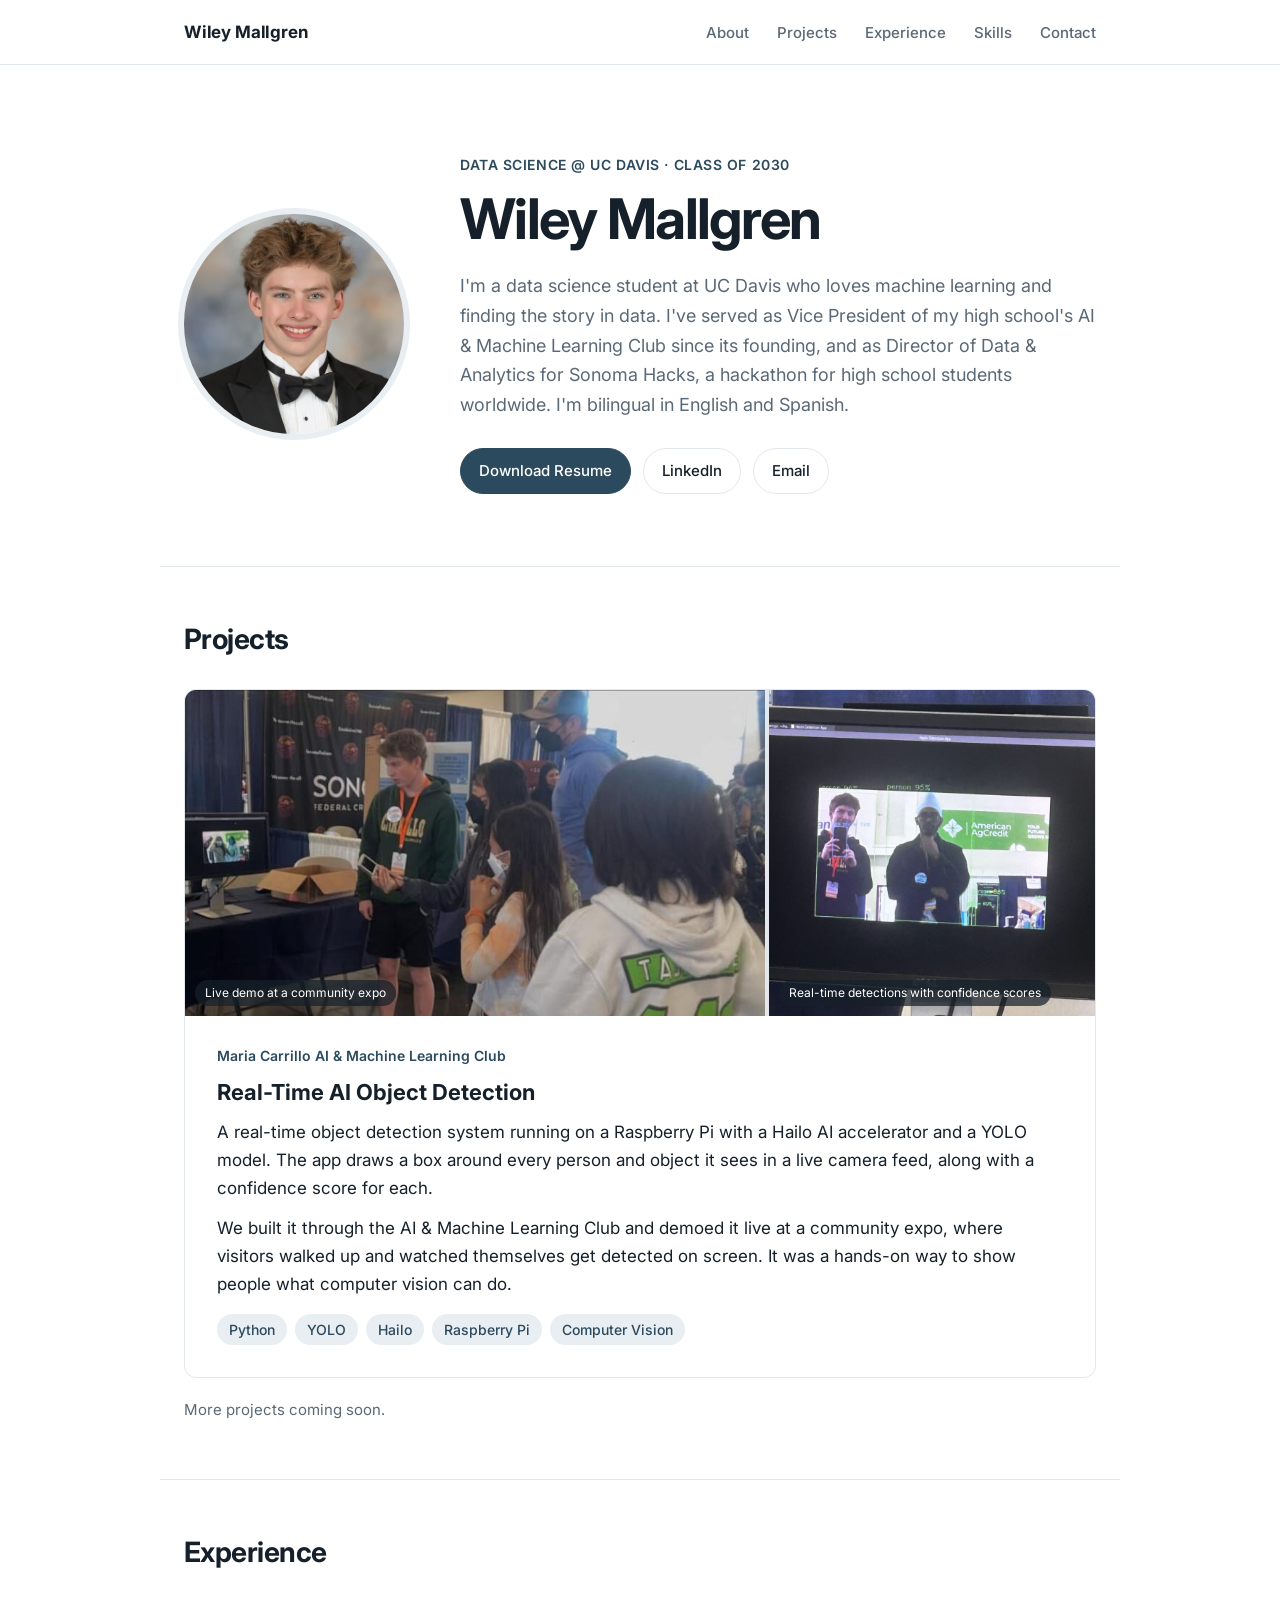
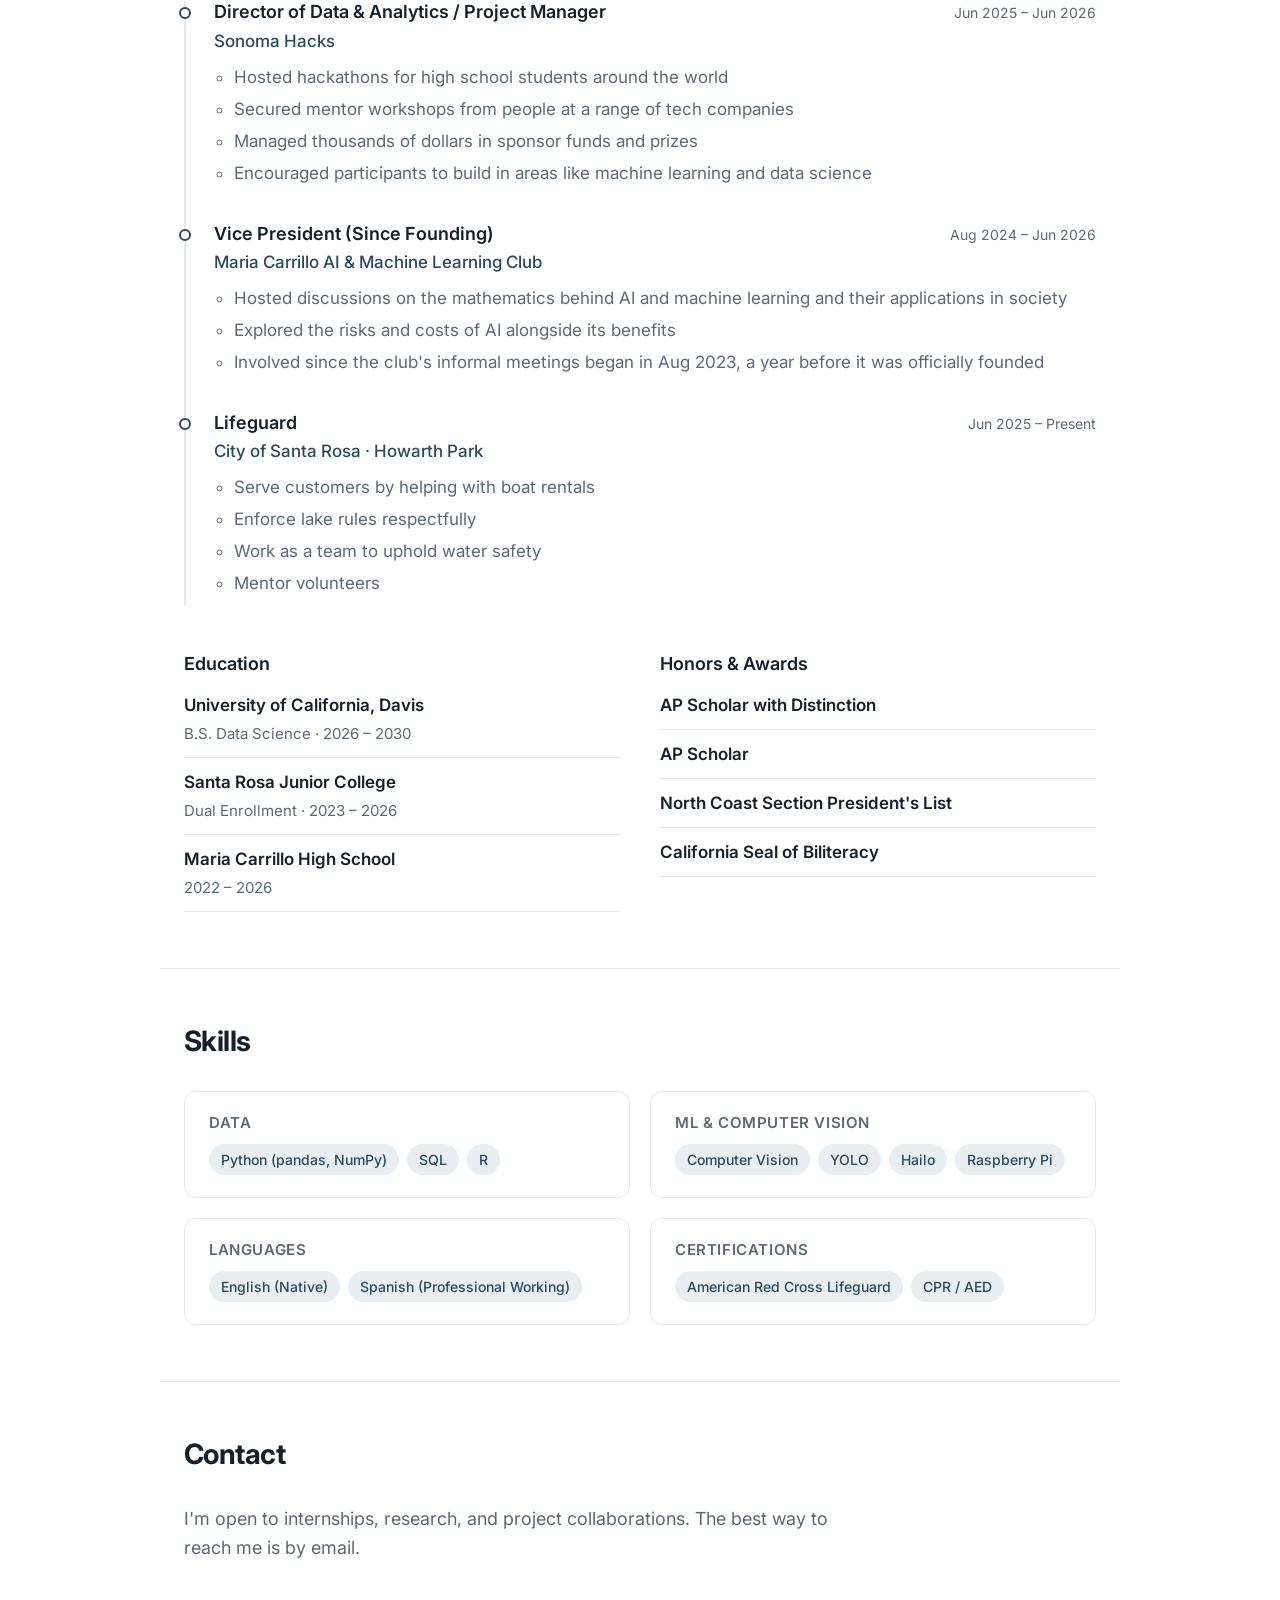
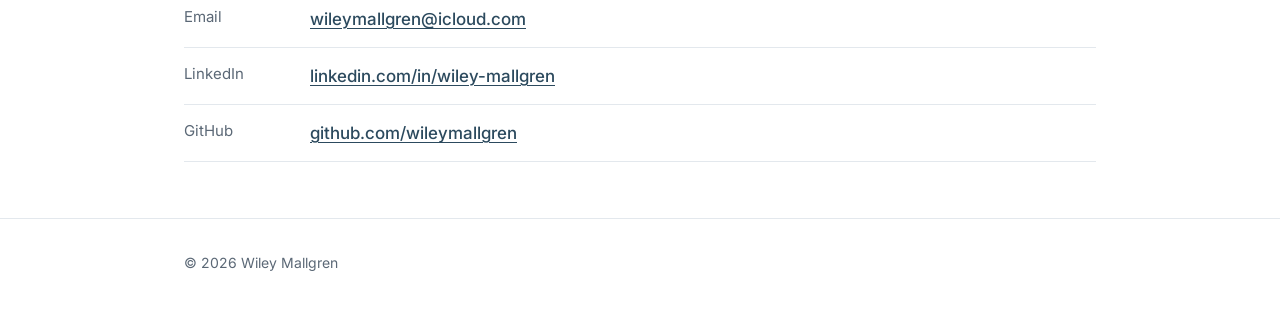
<file: index.html>
<!doctype html>
<html lang="en">
<head>
  <meta charset="utf-8">
  <meta name="viewport" content="width=device-width, initial-scale=1">
  <title>Wiley Mallgren · Data Science</title>
  <meta name="description" content="Wiley Mallgren, Data Science student at UC Davis. Projects in machine learning and computer vision, experience leading hackathons and an AI/ML club.">
  <meta property="og:title" content="Wiley Mallgren · Data Science @ UC Davis">
  <meta property="og:description" content="Data science student interested in machine learning, computer vision, and data analytics.">
  <meta property="og:type" content="website">
  <meta property="og:url" content="https://wileymallgren.com/">
  <meta property="og:image" content="https://wileymallgren.com/images/headshot.jpg">
  <link rel="icon" href="data:image/svg+xml,<svg xmlns='http://www.w3.org/2000/svg' viewBox='0 0 64 64'><rect width='64' height='64' rx='14' fill='%232C4A5E'/><text x='50%25' y='54%25' dominant-baseline='middle' text-anchor='middle' font-family='Helvetica,Arial,sans-serif' font-weight='700' font-size='28' fill='white'>WM</text></svg>">
  <link rel="preconnect" href="https://fonts.googleapis.com">
  <link rel="preconnect" href="https://fonts.gstatic.com" crossorigin>
  <link href="https://fonts.googleapis.com/css2?family=Inter:wght@400;500;600;700&display=swap" rel="stylesheet">
  <link rel="stylesheet" href="styles.css">
</head>
<body>
  <header class="site-header">
    <nav class="nav container" aria-label="Main">
      <a class="nav-brand" href="#top">Wiley Mallgren</a>
      <button class="nav-toggle" aria-expanded="false" aria-controls="nav-links" aria-label="Open menu">
        <span></span><span></span><span></span>
      </button>
      <ul class="nav-links" id="nav-links">
        <li><a href="#about">About</a></li>
        <li><a href="#projects">Projects</a></li>
        <li><a href="#experience">Experience</a></li>
        <li><a href="#skills">Skills</a></li>
        <li><a href="#contact">Contact</a></li>
      </ul>
    </nav>
  </header>

  <main id="top">
    <!-- Hero / About -->
    <section class="hero container" id="about">
      <img class="hero-photo" src="images/headshot.jpg" alt="Portrait of Wiley Mallgren" width="480" height="600">
      <div class="hero-text">
        <p class="eyebrow">Data Science @ UC Davis · Class of 2030</p>
        <h1>Wiley Mallgren</h1>
        <p class="lead">
          I'm a data science student at UC Davis who loves machine learning and finding the story in data.
          I've served as Vice President of my high school's AI &amp; Machine Learning Club since its founding,
          and as Director of Data &amp; Analytics for Sonoma Hacks, a hackathon for high school students worldwide.
          I'm bilingual in English and Spanish.
        </p>
        <div class="actions">
          <a class="btn btn-primary" href="resume.pdf" data-resume hidden download>Download Resume</a>
          <a class="btn" href="https://www.linkedin.com/in/wiley-mallgren" target="_blank" rel="noopener">LinkedIn</a>
          <a class="btn" href="mailto:wileymallgren@icloud.com">Email</a>
        </div>
      </div>
    </section>

    <!-- Projects -->
    <section class="section container" id="projects">
      <h2 class="section-title">Projects</h2>

      <article class="project">
        <div class="project-gallery">
          <figure>
            <img src="images/ai-object-detection/expo-demo.jpg" alt="Wiley demoing the object detection app to visitors at an expo booth" width="800" height="450" loading="lazy">
            <figcaption>Live demo at a community expo</figcaption>
          </figure>
          <figure class="tall">
            <img src="images/ai-object-detection/live-detection.jpg" alt="Monitor showing the detection app drawing boxes around people with confidence scores" width="900" height="1200" loading="lazy">
            <figcaption>Real-time detections with confidence scores</figcaption>
          </figure>
        </div>
        <div class="project-body">
          <p class="project-meta">Maria Carrillo AI &amp; Machine Learning Club</p>
          <h3>Real-Time AI Object Detection</h3>
          <p>
            A real-time object detection system running on a Raspberry Pi with a Hailo AI accelerator and a YOLO model.
            The app draws a box around every person and object it sees in a live camera feed, along with a confidence score for each.
          </p>
          <p>
            We built it through the AI &amp; Machine Learning Club and demoed it live at a community expo, where visitors walked up
            and watched themselves get detected on screen. It was a hands-on way to show people what computer vision can do.
          </p>
          <ul class="tags" aria-label="Technologies">
            <li>Python</li><li>YOLO</li><li>Hailo</li><li>Raspberry Pi</li><li>Computer Vision</li>
          </ul>
        </div>
      </article>

      <p class="more-note">More projects coming soon.</p>
    </section>

    <!-- Experience -->
    <section class="section container" id="experience">
      <h2 class="section-title">Experience</h2>

      <ol class="timeline">
        <li class="role">
          <div class="role-head">
            <h3>Director of Data &amp; Analytics / Project Manager</h3>
            <span class="role-dates">Jun 2025 – Jun 2026</span>
          </div>
          <p class="role-org">Sonoma Hacks</p>
          <ul>
            <li>Hosted hackathons for high school students around the world</li>
            <li>Secured mentor workshops from people at a range of tech companies</li>
            <li>Managed thousands of dollars in sponsor funds and prizes</li>
            <li>Encouraged participants to build in areas like machine learning and data science</li>
          </ul>
        </li>
        <li class="role">
          <div class="role-head">
            <h3>Vice President (Since Founding)</h3>
            <span class="role-dates">Aug 2024 – Jun 2026</span>
          </div>
          <p class="role-org">Maria Carrillo AI &amp; Machine Learning Club</p>
          <ul>
            <li>Hosted discussions on the mathematics behind AI and machine learning and their applications in society</li>
            <li>Explored the risks and costs of AI alongside its benefits</li>
            <li>Involved since the club's informal meetings began in Aug 2023, a year before it was officially founded</li>
          </ul>
        </li>
        <li class="role">
          <div class="role-head">
            <h3>Lifeguard</h3>
            <span class="role-dates">Jun 2025 – Present</span>
          </div>
          <p class="role-org">City of Santa Rosa · Howarth Park</p>
          <ul>
            <li>Serve customers by helping with boat rentals</li>
            <li>Enforce lake rules respectfully</li>
            <li>Work as a team to uphold water safety</li>
            <li>Mentor volunteers</li>
          </ul>
        </li>
      </ol>

      <div class="two-col">
        <div>
          <h3 class="sub-title">Education</h3>
          <ul class="plain-list">
            <li>
              <strong>University of California, Davis</strong>
              <span>B.S. Data Science · 2026 – 2030</span>
            </li>
            <li>
              <strong>Santa Rosa Junior College</strong>
              <span>Dual Enrollment · 2023 – 2026</span>
            </li>
            <li>
              <strong>Maria Carrillo High School</strong>
              <span>2022 – 2026</span>
            </li>
          </ul>
        </div>
        <div>
          <h3 class="sub-title">Honors &amp; Awards</h3>
          <ul class="plain-list">
            <li><strong>AP Scholar with Distinction</strong></li>
            <li><strong>AP Scholar</strong></li>
            <li><strong>North Coast Section President's List</strong></li>
            <li><strong>California Seal of Biliteracy</strong></li>
          </ul>
        </div>
      </div>
    </section>

    <!-- Skills -->
    <section class="section container" id="skills">
      <h2 class="section-title">Skills</h2>
      <div class="skill-groups">
        <div class="skill-group">
          <h3>Data</h3>
          <ul class="tags"><li>Python (pandas, NumPy)</li><li>SQL</li><li>R</li></ul>
        </div>
        <div class="skill-group">
          <h3>ML &amp; Computer Vision</h3>
          <ul class="tags"><li>Computer Vision</li><li>YOLO</li><li>Hailo</li><li>Raspberry Pi</li></ul>
        </div>
        <div class="skill-group">
          <h3>Languages</h3>
          <ul class="tags"><li>English (Native)</li><li>Spanish (Professional Working)</li></ul>
        </div>
        <div class="skill-group">
          <h3>Certifications</h3>
          <ul class="tags"><li>American Red Cross Lifeguard</li><li>CPR / AED</li></ul>
        </div>
      </div>
    </section>

    <!-- Contact -->
    <section class="section container contact" id="contact">
      <h2 class="section-title">Contact</h2>
      <p class="lead">I'm open to internships, research, and project collaborations. The best way to reach me is by email.</p>
      <ul class="contact-list">
        <li><span>Email</span><a href="mailto:wileymallgren@icloud.com">wileymallgren@icloud.com</a></li>
        <li><span>LinkedIn</span><a href="https://www.linkedin.com/in/wiley-mallgren" target="_blank" rel="noopener">linkedin.com/in/wiley-mallgren</a></li>
        <li><span>GitHub</span><a href="https://github.com/wileymallgren" target="_blank" rel="noopener">github.com/wileymallgren</a></li>
      </ul>
    </section>
  </main>

  <footer class="site-footer">
    <div class="container">© <span id="year">2026</span> Wiley Mallgren</div>
  </footer>

  <script src="script.js"></script>
</body>
</html>
</file>
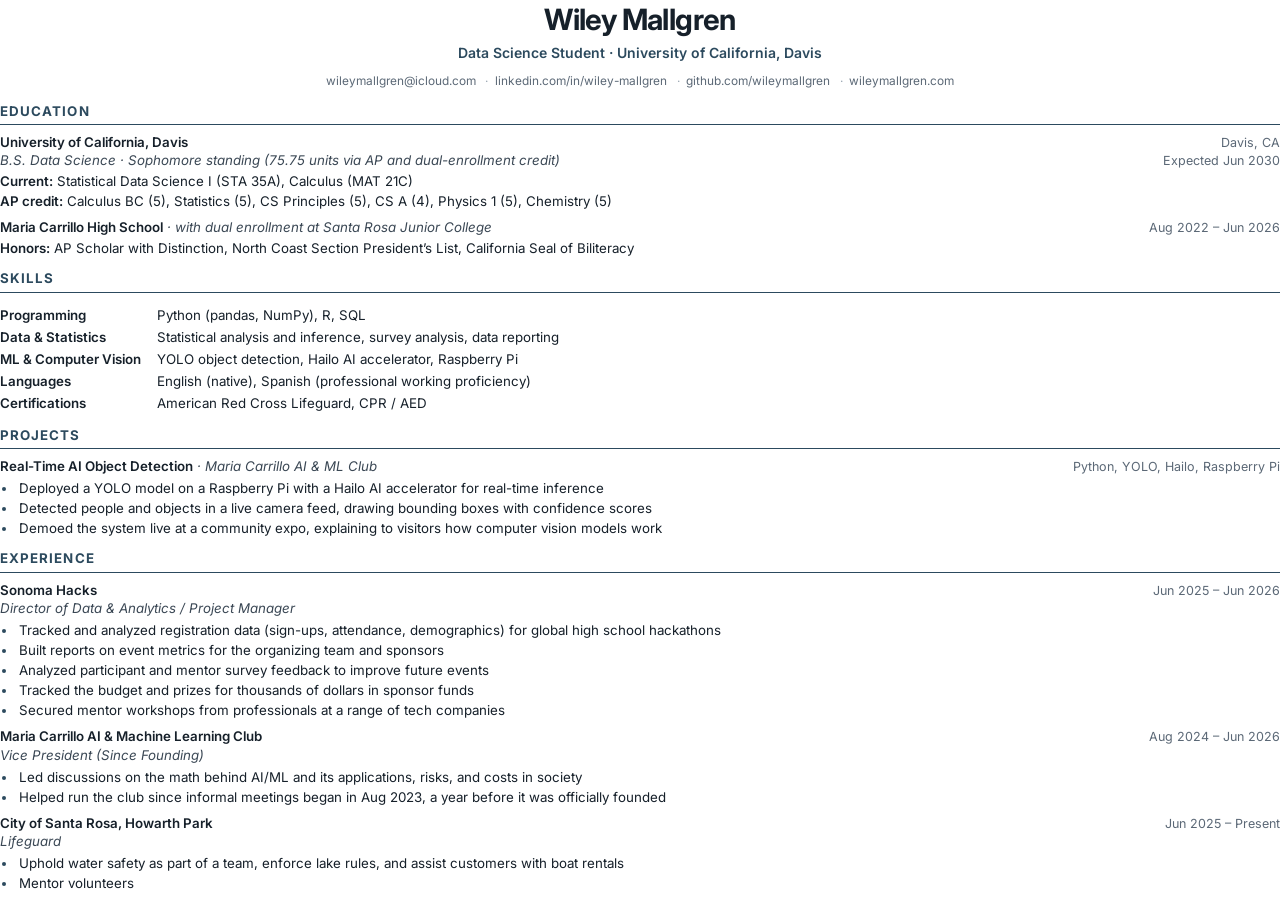
<file: _resume/resume.html>
<!doctype html>
<html lang="en">
<head>
  <meta charset="utf-8">
  <title>Wiley Mallgren – Resume</title>
  <link href="https://fonts.googleapis.com/css2?family=Inter:wght@400;500;600;700&display=swap" rel="stylesheet">
  <style>
    @page { size: Letter; margin: 0.5in 0.6in; }
    * { box-sizing: border-box; }
    html, body { margin: 0; padding: 0; }
    body {
      font-family: "Inter", "Helvetica Neue", Arial, sans-serif;
      font-size: 10pt;
      line-height: 1.36;
      color: #16202a;
      -webkit-print-color-adjust: exact;
      print-color-adjust: exact;
    }
    a { color: inherit; text-decoration: none; }

    header { text-align: center; margin-bottom: 6pt; }
    h1 { font-size: 22pt; font-weight: 700; letter-spacing: -0.02em; margin: 0; }
    .tagline { font-size: 10.5pt; color: #2c4a5e; font-weight: 600; margin: 2pt 0 4pt; }
    .contact { font-size: 8.9pt; white-space: nowrap; color: #5b6876; }
    .contact span + span::before { content: "·"; margin: 0 5pt; color: #9aa6b2; }

    section { margin-top: 9pt; }
    h2 {
      font-size: 10pt;
      font-weight: 700;
      text-transform: uppercase;
      letter-spacing: 0.08em;
      color: #2c4a5e;
      margin: 0 0 6pt;
      padding-bottom: 3pt;
      border-bottom: 1.2pt solid #2c4a5e;
    }

    .entry { margin-bottom: 6pt; break-inside: avoid; }
    .entry:last-child { margin-bottom: 0; }
    .row { display: flex; justify-content: space-between; align-items: baseline; gap: 12pt; }
    .title { font-weight: 600; }
    .org { font-weight: 600; }
    .sub { font-style: italic; color: #3a4754; }
    .date { color: #5b6876; font-size: 9.4pt; white-space: nowrap; }
    .loc { color: #5b6876; font-size: 9.4pt; white-space: nowrap; }

    ul { margin: 3pt 0 0; padding-left: 13pt; }
    li { margin: 1.5pt 0; padding-left: 1pt; }
    li::marker { color: #2c4a5e; }

    .skills { display: grid; grid-template-columns: max-content 1fr; gap: 3pt 12pt; }
    .skills dt { font-weight: 600; }
    .skills dd { margin: 0; }
    .detail { margin: 2pt 0 0; }
    .detail b { font-weight: 600; }
  </style>
</head>
<body>
  <header>
    <h1>Wiley Mallgren</h1>
    <p class="tagline">Data Science Student · University of California, Davis</p>
    <p class="contact">
      <span><a href="mailto:wileymallgren@icloud.com">wileymallgren@icloud.com</a></span>
      <span><a href="https://www.linkedin.com/in/wiley-mallgren">linkedin.com/in/wiley-mallgren</a></span>
      <span><a href="https://github.com/wileymallgren">github.com/wileymallgren</a></span>
      <span><a href="https://wileymallgren.com/">wileymallgren.com</a></span>
    </p>
  </header>

  <section>
    <h2>Education</h2>
    <div class="entry">
      <div class="row"><span class="org">University of California, Davis</span><span class="loc">Davis, CA</span></div>
      <div class="row"><span class="sub">B.S. Data Science · Sophomore standing (75.75 units via AP and dual-enrollment credit)</span><span class="date">Expected Jun 2030</span></div>
      <p class="detail"><b>Current:</b> Statistical Data Science I (STA 35A), Calculus (MAT 21C)</p>
      <p class="detail"><b>AP credit:</b> Calculus BC (5), Statistics (5), CS Principles (5), CS A (4), Physics 1 (5), Chemistry (5)</p>
    </div>
    <div class="entry">
      <div class="row"><span><span class="org">Maria Carrillo High School</span> <span class="sub">· with dual enrollment at Santa Rosa Junior College</span></span><span class="date">Aug 2022 – Jun 2026</span></div>
      <p class="detail"><b>Honors:</b> AP Scholar with Distinction, North Coast Section President’s List, California Seal of Biliteracy</p>
    </div>
  </section>

  <section>
    <h2>Skills</h2>
    <dl class="skills">
      <dt>Programming</dt><dd>Python (pandas, NumPy), R, SQL</dd>
      <dt>Data &amp; Statistics</dt><dd>Statistical analysis and inference, survey analysis, data reporting</dd>
      <dt>ML &amp; Computer Vision</dt><dd>YOLO object detection, Hailo AI accelerator, Raspberry Pi</dd>
      <dt>Languages</dt><dd>English (native), Spanish (professional working proficiency)</dd>
      <dt>Certifications</dt><dd>American Red Cross Lifeguard, CPR / AED</dd>
    </dl>
  </section>

  <section>
    <h2>Projects</h2>
    <div class="entry">
      <div class="row"><span><span class="title">Real-Time AI Object Detection</span> <span class="sub">· Maria Carrillo AI &amp; ML Club</span></span><span class="date">Python, YOLO, Hailo, Raspberry Pi</span></div>
      <ul>
        <li>Deployed a YOLO model on a Raspberry Pi with a Hailo AI accelerator for real-time inference</li>
        <li>Detected people and objects in a live camera feed, drawing bounding boxes with confidence scores</li>
        <li>Demoed the system live at a community expo, explaining to visitors how computer vision models work</li>
      </ul>
    </div>
  </section>

  <section>
    <h2>Experience</h2>
    <div class="entry">
      <div class="row"><span class="org">Sonoma Hacks</span><span class="date">Jun 2025 – Jun 2026</span></div>
      <div class="row"><span class="sub">Director of Data &amp; Analytics / Project Manager</span></div>
      <ul>
        <li>Tracked and analyzed registration data (sign-ups, attendance, demographics) for global high school hackathons</li>
        <li>Built reports on event metrics for the organizing team and sponsors</li>
        <li>Analyzed participant and mentor survey feedback to improve future events</li>
        <li>Tracked the budget and prizes for thousands of dollars in sponsor funds</li>
        <li>Secured mentor workshops from professionals at a range of tech companies</li>
      </ul>
    </div>
    <div class="entry">
      <div class="row"><span class="org">Maria Carrillo AI &amp; Machine Learning Club</span><span class="date">Aug 2024 – Jun 2026</span></div>
      <div class="row"><span class="sub">Vice President (Since Founding)</span></div>
      <ul>
        <li>Led discussions on the math behind AI/ML and its applications, risks, and costs in society</li>
        <li>Helped run the club since informal meetings began in Aug 2023, a year before it was officially founded</li>
      </ul>
    </div>
    <div class="entry">
      <div class="row"><span class="org">City of Santa Rosa, Howarth Park</span><span class="date">Jun 2025 – Present</span></div>
      <div class="row"><span class="sub">Lifeguard</span></div>
      <ul>
        <li>Uphold water safety as part of a team, enforce lake rules, and assist customers with boat rentals</li>
        <li>Mentor volunteers</li>
      </ul>
    </div>
  </section>

</body>
</html>
</file>
<file: styles.css>
:root {
  --bg: #ffffff;
  --bg-soft: #f5f7f9;
  --text: #16202a;
  --muted: #5b6876;
  --line: #e3e8ed;
  --accent: #2c4a5e;
  --accent-soft: #e8eef2;
  --radius: 12px;
  --max: 960px;
  --header-h: 64px;
}

*, *::before, *::after { box-sizing: border-box; }

html { scroll-behavior: smooth; scroll-padding-top: calc(var(--header-h) + 16px); }

body {
  margin: 0;
  background: var(--bg);
  color: var(--text);
  font-family: "Inter", system-ui, -apple-system, "Segoe UI", sans-serif;
  font-size: 17px;
  line-height: 1.65;
  -webkit-font-smoothing: antialiased;
}

img { max-width: 100%; display: block; }

a { color: var(--accent); text-underline-offset: 3px; }
a:hover { text-decoration-thickness: 2px; }

h1, h2, h3 { line-height: 1.2; margin: 0; }

.container {
  width: 100%;
  max-width: var(--max);
  margin: 0 auto;
  padding: 0 24px;
}

/* ---------- Header / nav ---------- */
.site-header {
  position: sticky;
  top: 0;
  z-index: 10;
  background: rgba(255, 255, 255, 0.92);
  backdrop-filter: saturate(180%) blur(8px);
  border-bottom: 1px solid var(--line);
}

.nav {
  height: var(--header-h);
  display: flex;
  align-items: center;
  justify-content: space-between;
}

.nav-brand {
  font-weight: 700;
  color: var(--text);
  text-decoration: none;
  letter-spacing: -0.01em;
}

.nav-links {
  display: flex;
  gap: 28px;
  list-style: none;
  margin: 0;
  padding: 0;
}

.nav-links a {
  color: var(--muted);
  text-decoration: none;
  font-size: 15px;
  font-weight: 500;
}
.nav-links a:hover { color: var(--accent); }

.nav-toggle {
  display: none;
  background: none;
  border: 0;
  padding: 8px;
  cursor: pointer;
}
.nav-toggle span {
  display: block;
  width: 22px;
  height: 2px;
  margin: 5px 0;
  background: var(--text);
  transition: transform 0.2s, opacity 0.2s;
}

/* ---------- Buttons ---------- */
.btn {
  display: inline-block;
  padding: 10px 18px;
  border: 1px solid var(--line);
  border-radius: 999px;
  color: var(--text);
  text-decoration: none;
  font-size: 15px;
  font-weight: 500;
  transition: border-color 0.15s, background 0.15s;
}
.btn:hover { border-color: var(--accent); background: var(--accent-soft); }

.btn-primary { background: var(--accent); border-color: var(--accent); color: #fff; }
.btn-primary:hover { background: #213848; border-color: #213848; }

.btn[hidden] { display: none; }

/* ---------- Hero ---------- */
.hero {
  display: grid;
  grid-template-columns: 220px 1fr;
  gap: 56px;
  align-items: center;
  padding-top: 88px;
  padding-bottom: 72px;
}

.hero-photo {
  width: 220px;
  height: 220px;
  border-radius: 50%;
  object-fit: cover;
  object-position: 50% 25%;
  box-shadow: 0 0 0 6px var(--accent-soft);
}

.eyebrow {
  margin: 0 0 10px;
  color: var(--accent);
  font-size: 14px;
  font-weight: 600;
  letter-spacing: 0.04em;
  text-transform: uppercase;
}

.hero h1 {
  font-size: clamp(40px, 6vw, 56px);
  font-weight: 700;
  letter-spacing: -0.03em;
}

.lead { color: var(--muted); font-size: 18px; margin: 18px 0 0; max-width: 60ch; }

.actions { display: flex; flex-wrap: wrap; gap: 12px; margin-top: 28px; }

/* ---------- Sections ---------- */
.section { padding-top: 56px; padding-bottom: 56px; border-top: 1px solid var(--line); }

.section-title {
  font-size: 28px;
  font-weight: 700;
  letter-spacing: -0.02em;
  margin-bottom: 32px;
}

.sub-title { font-size: 18px; font-weight: 600; margin-bottom: 16px; }

/* ---------- Projects ---------- */
.project {
  border: 1px solid var(--line);
  border-radius: var(--radius);
  overflow: hidden;
}

.project-gallery {
  display: grid;
  grid-template-columns: 16fr 9fr;
  gap: 4px;
  background: var(--line);
}

.project-gallery figure { margin: 0; position: relative; background: var(--bg-soft); }

.project-gallery img {
  width: 100%;
  height: 100%;
  aspect-ratio: 16 / 9;
  object-fit: cover;
}
.project-gallery .tall img { object-position: 50% 45%; }

.project-gallery figcaption {
  position: absolute;
  left: 10px;
  bottom: 10px;
  padding: 3px 10px;
  border-radius: 999px;
  background: rgba(22, 32, 42, 0.72);
  color: #fff;
  font-size: 12px;
}

.project-body { padding: 28px 32px 32px; }
.project-body h3 { font-size: 22px; font-weight: 700; margin: 4px 0 12px; }
.project-body p { margin: 0 0 12px; }

.project-meta { color: var(--accent); font-size: 14px; font-weight: 600; margin: 0; }

.more-note { color: var(--muted); font-size: 15px; margin: 20px 0 0; }

/* ---------- Tags ---------- */
.tags {
  display: flex;
  flex-wrap: wrap;
  gap: 8px;
  list-style: none;
  margin: 16px 0 0;
  padding: 0;
}
.tags li {
  padding: 4px 12px;
  border-radius: 999px;
  background: var(--accent-soft);
  color: var(--accent);
  font-size: 14px;
  font-weight: 500;
}

/* ---------- Experience ---------- */
.timeline { list-style: none; margin: 0; padding: 0; }

.role {
  position: relative;
  padding: 0 0 36px 28px;
  border-left: 2px solid var(--line);
}
.role:last-child { padding-bottom: 8px; }
.role::before {
  content: "";
  position: absolute;
  left: -7px;
  top: 6px;
  width: 12px;
  height: 12px;
  border-radius: 50%;
  background: var(--bg);
  border: 2px solid var(--accent);
}

.role-head {
  display: flex;
  flex-wrap: wrap;
  justify-content: space-between;
  gap: 4px 16px;
  align-items: baseline;
}
.role-head h3 { font-size: 18px; font-weight: 600; }
.role-dates { color: var(--muted); font-size: 14px; white-space: nowrap; }
.role-org { color: var(--accent); font-weight: 500; margin: 2px 0 8px; }
.role ul { margin: 0; padding-left: 20px; color: var(--muted); }
.role li + li { margin-top: 4px; }

.two-col {
  display: grid;
  grid-template-columns: 1fr 1fr;
  gap: 40px;
  margin-top: 48px;
}

.plain-list { list-style: none; margin: 0; padding: 0; }
.plain-list li { padding: 10px 0; border-bottom: 1px solid var(--line); }
.plain-list li:first-child { padding-top: 0; }
.plain-list strong { display: block; font-weight: 600; }
.plain-list span { color: var(--muted); font-size: 15px; }

/* ---------- Skills ---------- */
.skill-groups {
  display: grid;
  grid-template-columns: repeat(2, 1fr);
  gap: 20px;
}
.skill-group {
  padding: 22px 24px;
  border: 1px solid var(--line);
  border-radius: var(--radius);
}
.skill-group h3 { font-size: 15px; font-weight: 600; color: var(--muted); text-transform: uppercase; letter-spacing: 0.04em; }
.skill-group .tags { margin-top: 12px; }

/* ---------- Contact ---------- */
.contact .lead { margin-top: 0; }

.contact-list { list-style: none; margin: 28px 0 0; padding: 0; }
.contact-list li {
  display: grid;
  grid-template-columns: 110px 1fr;
  gap: 16px;
  padding: 14px 0;
  border-bottom: 1px solid var(--line);
}
.contact-list span { color: var(--muted); font-size: 15px; }
.contact-list a { font-weight: 500; overflow-wrap: anywhere; }

/* ---------- Footer ---------- */
.site-footer {
  padding: 32px 0 40px;
  color: var(--muted);
  font-size: 14px;
  border-top: 1px solid var(--line);
}

/* ---------- Responsive ---------- */
@media (max-width: 760px) {
  body { font-size: 16px; }
  .container { padding: 0 16px; }

  .nav-toggle { display: block; }
  .nav-links {
    display: none;
    position: absolute;
    top: var(--header-h);
    left: 0;
    right: 0;
    flex-direction: column;
    gap: 0;
    padding: 8px 16px 16px;
    background: var(--bg);
    border-bottom: 1px solid var(--line);
  }
  .nav-links.open { display: flex; }
  .nav-links a { display: block; padding: 10px 0; font-size: 16px; }

  .nav-toggle[aria-expanded="true"] span:nth-child(1) { transform: translateY(7px) rotate(45deg); }
  .nav-toggle[aria-expanded="true"] span:nth-child(2) { opacity: 0; }
  .nav-toggle[aria-expanded="true"] span:nth-child(3) { transform: translateY(-7px) rotate(-45deg); }

  .hero {
    grid-template-columns: 1fr;
    gap: 28px;
    padding-top: 48px;
    padding-bottom: 48px;
    text-align: center;
  }
  .hero-photo { width: 160px; height: 160px; margin: 0 auto; }
  .lead { margin-left: auto; margin-right: auto; }
  .actions { justify-content: center; }
  .contact .lead { text-align: left; }

  .section { padding-top: 44px; padding-bottom: 44px; }

  .project-gallery { grid-template-columns: 1fr; }
  .project-gallery .tall img { aspect-ratio: 4 / 3; }
  .project-body { padding: 22px 20px 24px; }

  .two-col, .skill-groups { grid-template-columns: 1fr; }
  .contact-list li { grid-template-columns: 1fr; gap: 2px; }
}

@media (prefers-reduced-motion: reduce) {
  html { scroll-behavior: auto; }
  * { transition: none !important; }
}
</file>
